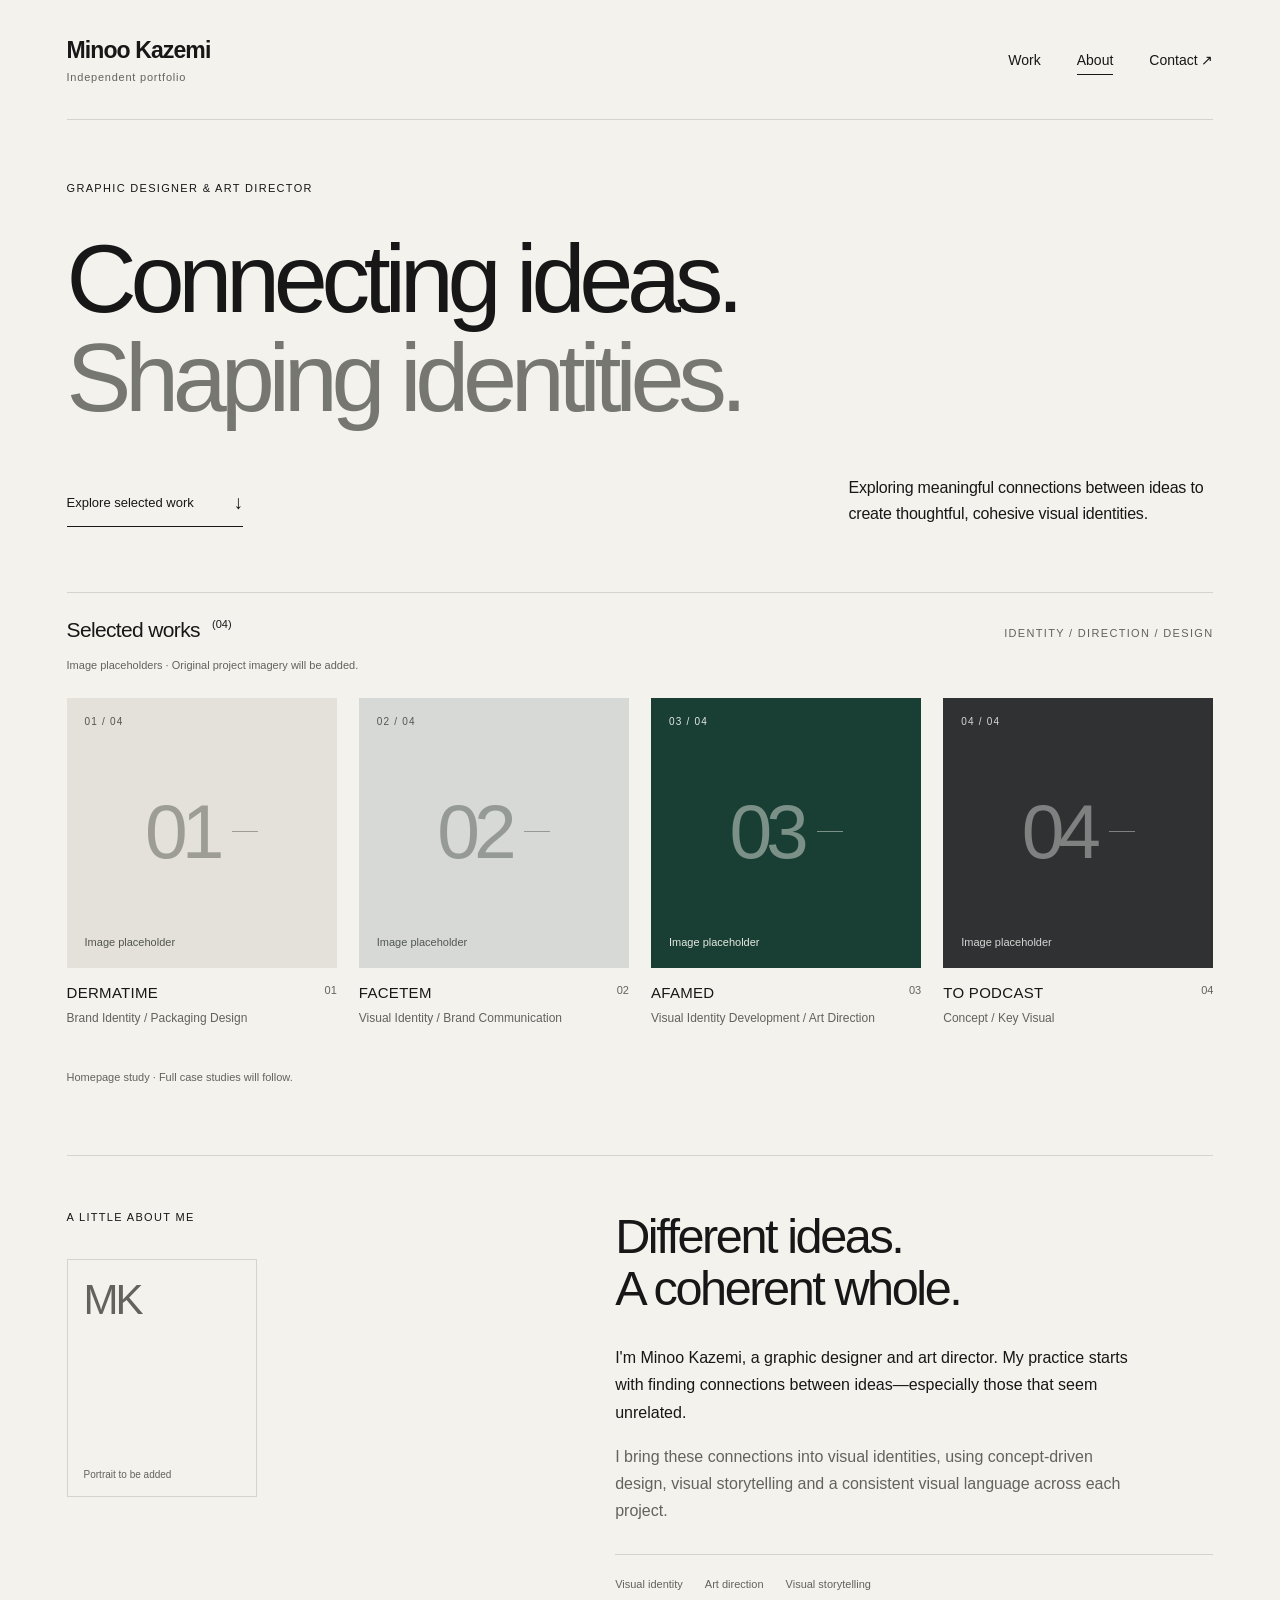
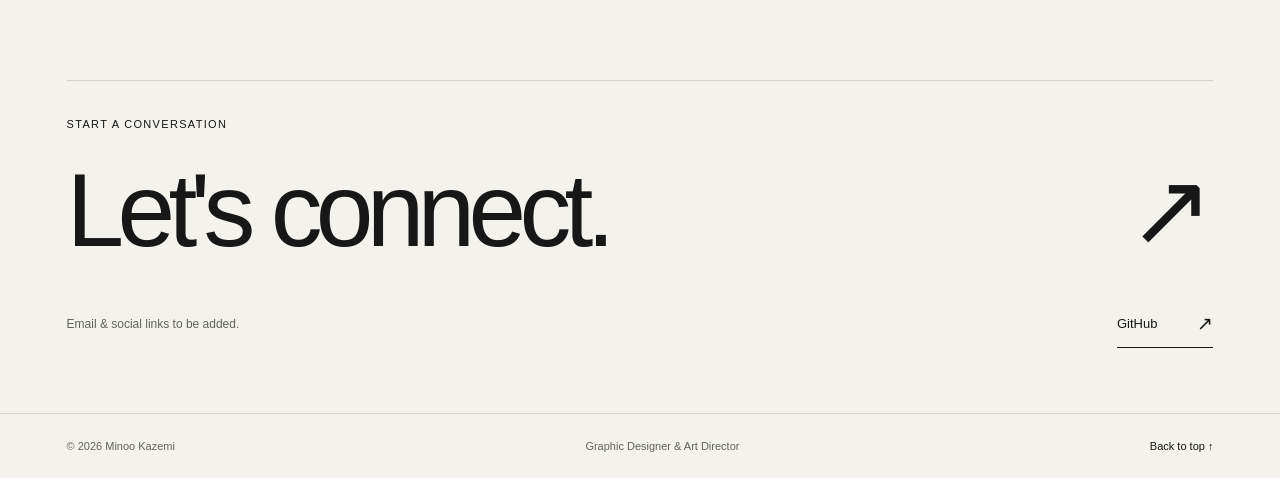
<file: index.html>
<!doctype html>
<html lang="en">
<head>
  <meta charset="utf-8">
  <meta name="viewport" content="width=device-width, initial-scale=1">
  <meta name="description" content="Minoo Kazemi — Graphic Designer & Art Director. Exploring meaningful connections between ideas through visual identity and art direction.">
  <meta name="theme-color" content="#F3F2ED">
  <title>Minoo Kazemi — Graphic Designer & Art Director</title>
  <link rel="stylesheet" href="./assets/css/styles.css">
  <script src="./assets/js/main.js" defer></script>
</head>
<body id="top">
  <a class="skip-link" href="#main">Skip to content</a>
  <header class="site-header wrap">
    <a class="wordmark" href="#top" aria-label="Minoo Kazemi, back to top">Minoo Kazemi<span>Independent portfolio</span></a>
    <nav aria-label="Main navigation"><a href="#work">Work</a><a href="#about">About</a><a href="#contact">Contact <span aria-hidden="true">↗</span></a></nav>
  </header>
  <main id="main" class="wrap">
    <section class="hero" aria-labelledby="hero-title">
      <p class="eyebrow">Graphic Designer &amp; Art Director</p>
      <h1 id="hero-title">Connecting ideas.<br><span>Shaping identities.</span></h1>
      <div class="hero-bottom"><a class="text-link" href="#work">Explore selected work <span aria-hidden="true">↓</span></a><p>Exploring meaningful connections between ideas to create thoughtful, cohesive visual identities.</p></div>
    </section>
    <section id="work" class="work" aria-labelledby="work-title">
      <div class="section-heading"><h2 id="work-title">Selected works <sup>(04)</sup></h2><span class="eyebrow">Identity / Direction / Design</span></div>
      <p class="prototype-note">Image placeholders · Original project imagery will be added.</p>
      <div class="project-grid">
        <article class="project">
          <figure class="project-image dermatime" aria-label="DERMATIME image placeholder; original project imagery pending"><span class="image-index" aria-hidden="true">01 / 04</span><div class="placeholder-mark" aria-hidden="true"><span>01</span><i></i></div><figcaption>Image placeholder</figcaption></figure>
          <div class="project-label"><div><h3>DERMATIME</h3><p>Brand Identity / Packaging Design</p></div><span class="project-number" aria-hidden="true">01</span></div>
        </article>
        <article class="project">
          <figure class="project-image facetem" aria-label="FACETEM image placeholder; original project imagery pending"><span class="image-index" aria-hidden="true">02 / 04</span><div class="placeholder-mark" aria-hidden="true"><span>02</span><i></i></div><figcaption>Image placeholder</figcaption></figure>
          <div class="project-label"><div><h3>FACETEM</h3><p>Visual Identity / Brand Communication</p></div><span class="project-number" aria-hidden="true">02</span></div>
        </article>
        <article class="project">
          <figure class="project-image afamed" aria-label="AFAMED image placeholder; original project imagery pending"><span class="image-index" aria-hidden="true">03 / 04</span><div class="placeholder-mark" aria-hidden="true"><span>03</span><i></i></div><figcaption>Image placeholder</figcaption></figure>
          <div class="project-label"><div><h3>AFAMED</h3><p>Visual Identity Development / Art Direction</p></div><span class="project-number" aria-hidden="true">03</span></div>
        </article>
        <article class="project">
          <figure class="project-image podcast" aria-label="TO PODCAST image placeholder; original project imagery pending"><span class="image-index" aria-hidden="true">04 / 04</span><div class="placeholder-mark" aria-hidden="true"><span>04</span><i></i></div><figcaption>Image placeholder</figcaption></figure>
          <div class="project-label"><div><h3>TO PODCAST</h3><p>Concept / Key Visual</p></div><span class="project-number" aria-hidden="true">04</span></div>
        </article>
      </div>
      <p class="prototype-note case-note">Homepage study · Full case studies will follow.</p>
    </section>
    <section id="about" class="about" aria-labelledby="about-title">
      <div class="about-aside"><p class="eyebrow">A little about me</p><figure class="portrait-placeholder"><span aria-hidden="true">MK</span><figcaption>Portrait to be added</figcaption></figure></div>
      <div class="about-copy"><h2 id="about-title">Different ideas.<br>A coherent whole.</h2><p>I'm Minoo Kazemi, a graphic designer and art director. My practice starts with finding connections between ideas—especially those that seem unrelated.</p><p>I bring these connections into visual identities, using concept-driven design, visual storytelling and a consistent visual language across each project.</p><ul class="expertise" aria-label="Areas of practice"><li>Visual identity</li><li>Art direction</li><li>Visual storytelling</li></ul></div>
    </section>
    <section id="contact" class="contact" aria-labelledby="contact-title"><p class="eyebrow">Start a conversation</p><div class="contact-row"><h2 id="contact-title">Let's connect.</h2><span class="contact-arrow" aria-hidden="true">↗</span></div><div class="contact-details"><p>Email &amp; social links to be added.</p><a class="text-link" href="https://github.com/MinooKazemi" target="_blank" rel="noopener noreferrer" aria-label="Minoo Kazemi on GitHub, opens in a new tab">GitHub <span aria-hidden="true">↗</span></a></div></section>
  </main>
  <footer class="site-footer wrap"><span>© <span id="year">2026</span> Minoo Kazemi</span><span>Graphic Designer &amp; Art Director</span><a href="#top">Back to top ↑</a></footer>
</body>
</html>
</file>
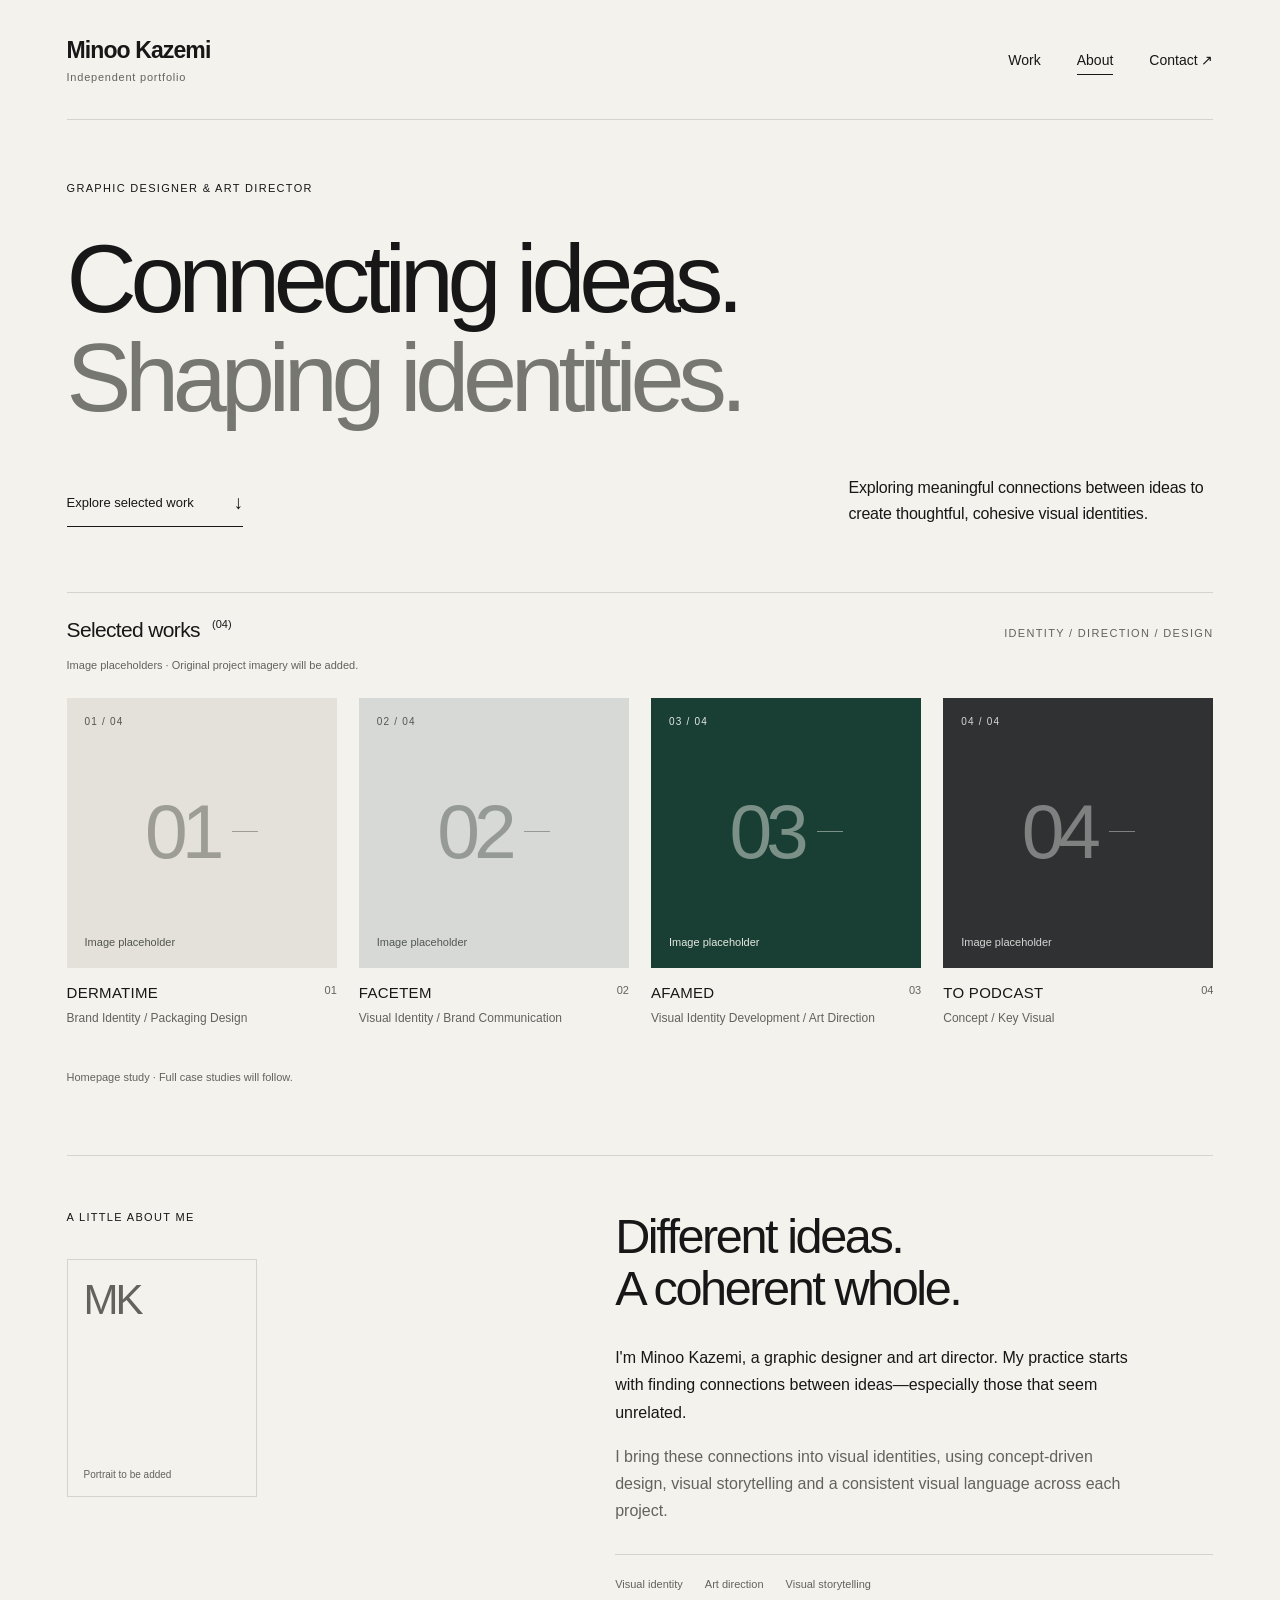
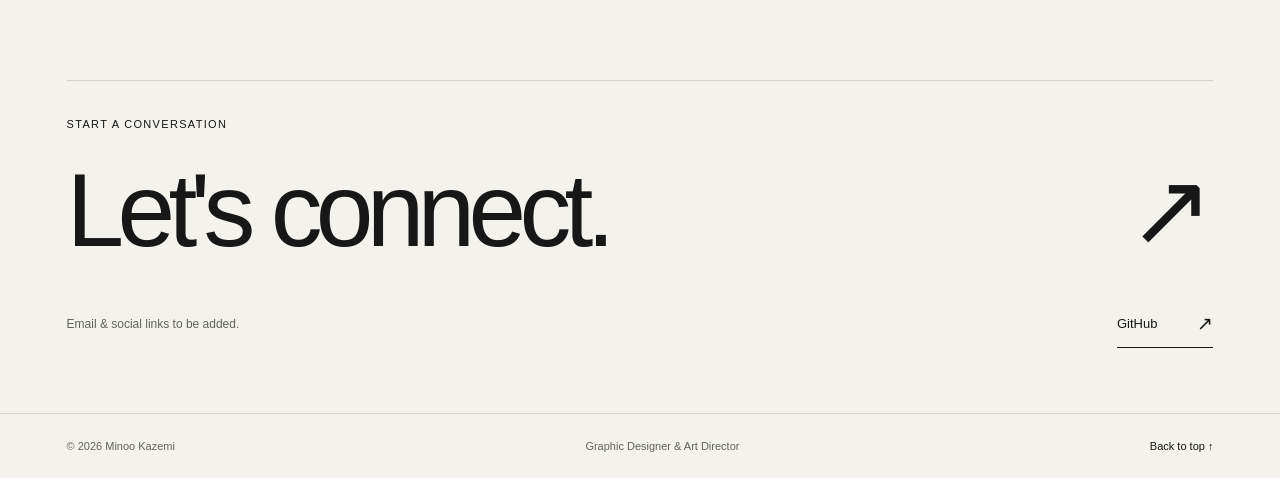
<file: preview.html>
<!doctype html>
<html lang="en">
<head>
  <meta charset="utf-8">
  <meta name="viewport" content="width=device-width, initial-scale=1">
  <meta name="description" content="Minoo Kazemi — Graphic Designer & Art Director. Exploring meaningful connections between ideas through visual identity and art direction.">
  <meta name="theme-color" content="#F3F2ED">
  <title>Minoo Kazemi — Graphic Designer & Art Director</title>
  <style>
/* Phase 1. No build tools or external font requests required. */
:root{--paper:#f3f2ed;--ink:#171717;--muted:#777771;--readable-muted:#63635e;--rule:#d5d3cd;--white:#fff;--gutter:clamp(22px,5.2vw,88px)}
*{box-sizing:border-box}
html{scroll-behavior:smooth;scroll-padding-top:32px}
body{margin:0;background:var(--paper);color:var(--ink);font-family:Arial,Helvetica,sans-serif;-webkit-font-smoothing:antialiased}
a{color:inherit;text-decoration:none}
a:focus-visible{outline:2px solid currentColor;outline-offset:6px}
::selection{background:#171717;color:#f3f2ed}
.wrap{max-width:1600px;margin-inline:auto;padding-inline:var(--gutter)}
.skip-link{position:fixed;top:12px;left:12px;z-index:10;padding:14px;background:var(--ink);color:var(--white);transform:translateY(-160%)}
.skip-link:focus{transform:translateY(0)}
.site-header{display:flex;align-items:center;justify-content:space-between;gap:24px;min-height:119px}
.wordmark{font-size:23px;font-weight:600;letter-spacing:-.9px}
.wordmark span{display:block;margin-top:7px;font-size:11px;letter-spacing:.07em;font-weight:400;color:var(--readable-muted)}
nav{display:flex;gap:36px;font-size:14px}
nav a{padding-block:12px;position:relative}
nav a::after{content:"";position:absolute;bottom:5px;left:0;right:0;height:1px;background:currentColor;transform:scaleX(0);transform-origin:left;transition:transform .2s}
nav a:hover::after,nav a[aria-current]::after{transform:scaleX(1)}
.eyebrow{font-size:11px;font-weight:400;letter-spacing:.12em;text-transform:uppercase}
.hero{border-top:1px solid var(--rule);padding-top:62px;padding-bottom:65px}
.hero>.eyebrow{margin:0 0 35px}
h1{font-size:clamp(48px,7.6vw,116px);line-height:1.02;letter-spacing:-.065em;font-weight:400;margin:0}
h1 span{color:var(--muted)}
.hero-bottom{display:grid;grid-template-columns:1fr 1fr;align-items:end;gap:40px;margin-top:48px}
.hero-bottom p{max-width:365px;justify-self:end;margin:0;font-size:16px;line-height:1.6;letter-spacing:-.2px}
.text-link{display:inline-flex;align-items:center;justify-content:space-between;gap:40px;width:fit-content;font-size:13px;padding-block:12px;border-bottom:1px solid var(--ink)}
.text-link span{font-size:19px;transition:transform .2s}
.text-link:hover span{transform:translateY(3px)}
.section-heading{border-top:1px solid var(--rule);display:flex;justify-content:space-between;align-items:baseline;gap:20px;padding-top:25px}
.section-heading h2{font-size:21px;letter-spacing:-.65px;font-weight:400;margin:0}
.section-heading sup{font-size:11px;margin-left:7px;vertical-align:top;letter-spacing:0}
.section-heading>.eyebrow{color:var(--readable-muted)}
.prototype-note{font-size:11px;color:var(--readable-muted);line-height:1.5;margin:15px 0 25px}



.dermatime{background:#e3e1d9;color:#53544e}
.facetem{background:#d7d9d7;color:#505753}
.afamed{background:#193e34;color:#e5e9e1}
.podcast{background:#303133;color:#d6d6d4}
.image-index{font-size:10px;letter-spacing:.12em}



figcaption{display:flex;justify-content:space-between;gap:12px;font-size:10px;letter-spacing:.09em}
figcaption span{letter-spacing:0}




.case-note{margin:40px 0 70px}
.about{display:grid;grid-template-columns:1fr 1.25fr;gap:70px;border-top:1px solid var(--rule);padding-block:55px 90px}
.about-aside>.eyebrow{margin:0}
.portrait-placeholder{margin:36px 0 0;width:190px;aspect-ratio:4/5;border:1px solid var(--rule);display:flex;flex-direction:column;justify-content:space-between;padding:16px;color:var(--readable-muted)}
.portrait-placeholder>span{font-size:42px;letter-spacing:-3px;font-weight:400}
.portrait-placeholder figcaption{font-size:10px;letter-spacing:0}
.about-copy h2{font-size:clamp(33px,3.8vw,56px);font-weight:400;line-height:1.06;letter-spacing:-.05em;margin:0 0 30px}
.about-copy p{font-size:16px;line-height:1.7;max-width:530px;margin:0 0 17px}
.about-copy p+p{color:var(--readable-muted)}
.expertise{display:flex;flex-wrap:wrap;gap:10px 22px;list-style:none;padding:23px 0 0;margin:30px 0 0;border-top:1px solid var(--rule);font-size:11px;color:var(--readable-muted)}
.contact{border-top:1px solid var(--rule);padding-block:37px 65px}
.contact>.eyebrow{margin:0 0 26px}
.contact-row{display:flex;align-items:center;justify-content:space-between;gap:20px}
.contact h2{font-size:clamp(52px,8.1vw,120px);letter-spacing:-.065em;line-height:1.05;font-weight:400;margin:0}
.contact-arrow{font-size:clamp(50px,8vw,110px);line-height:1}
.contact-details{display:flex;align-items:center;justify-content:space-between;gap:24px;margin-top:35px}
.contact-details p{font-size:12px;color:var(--readable-muted)}
.site-footer{display:flex;justify-content:space-between;gap:22px;padding-block:26px;border-top:1px solid var(--rule);font-size:11px;color:var(--readable-muted)}
.site-footer a{color:var(--ink)}
@media(min-width:1600px){h1{font-size:116px}}
@media(max-width:760px){.site-header{min-height:103px}.wordmark{font-size:20px}nav{gap:20px;font-size:12px}.hero{padding-top:43px;padding-bottom:44px}.hero>.eyebrow{font-size:10px;margin-bottom:28px}.hero-bottom{margin-top:30px;gap:25px;grid-template-columns:1fr}.hero-bottom p{justify-self:start;max-width:340px;font-size:15px;grid-row:1}.section-heading>.eyebrow{display:none}figcaption{flex-direction:column;font-size:9px;gap:5px}.about{gap:32px;grid-template-columns:1fr 1.5fr}.portrait-placeholder{width:140px}.about-copy p{font-size:14px}.site-footer>span:nth-child(2){display:none}}
@media(max-width:480px){.site-header{gap:14px;min-height:100px}.wordmark{font-size:18px}.wordmark span{font-size:9px}nav{gap:16px;font-size:12px}nav a span{display:none}h1{font-size:clamp(36px,9.7vw,47px)}figcaption{flex-direction:row;font-size:10px}.case-note{margin-bottom:50px}.about{grid-template-columns:1fr;padding-block:36px 55px;gap:30px}.about-aside{display:flex;justify-content:space-between;gap:15px;align-items:start}.portrait-placeholder{margin:0;width:94px;padding:10px}.portrait-placeholder>span{font-size:27px}.portrait-placeholder figcaption{font-size:9px;line-height:1.4}.about-copy h2{font-size:40px}.about-copy p{font-size:15px}.contact-details{align-items:flex-start;flex-direction:column;gap:8px}.contact{padding-bottom:40px}.site-footer{font-size:10px}}
@media(prefers-reduced-motion:reduce){html{scroll-behavior:auto}*,*::before,*::after{transition:none!important;animation:none!important}}

/* Compact work index: four across on desktop, two on smaller screens. */
.project-grid{display:grid;grid-template-columns:repeat(4,minmax(0,1fr));gap:34px 22px;align-items:start}
.project{min-width:0}
.project-image{margin:0;position:relative;aspect-ratio:1;display:flex;flex-direction:column;justify-content:space-between;padding:18px;overflow:hidden}
.placeholder-mark{display:flex;align-items:center;justify-content:center;gap:14px;flex:1;opacity:.48}
.placeholder-mark span{font-weight:400;font-size:clamp(60px,6vw,94px);letter-spacing:-.08em}
.placeholder-mark i{width:26px;height:1px;background:currentColor}
.project-image figcaption{display:block;font-size:11px;letter-spacing:0;line-height:1.4}
.project-label{display:flex;justify-content:space-between;gap:8px;padding-top:16px}
.project-label h3{font-size:15px;font-weight:500;letter-spacing:.02em;margin:0 0 8px}
.project-label p{font-size:12px;line-height:1.6;color:var(--readable-muted);margin:0;overflow-wrap:break-word}
.project-number{font-size:11px;color:var(--readable-muted)}
@media(max-width:1000px){.project-grid{grid-template-columns:repeat(2,minmax(0,1fr));gap:30px 22px}.placeholder-mark span{font-size:clamp(60px,10vw,94px)}}
@media(max-width:480px){.project-grid{gap:26px 14px}.project-image{padding:12px}.placeholder-mark{gap:10px}.placeholder-mark span{font-size:54px}.placeholder-mark i{width:18px}.project-label{padding-top:13px}.project-label h3{font-size:14px;letter-spacing:0}.project-label p{font-size:12px}.project-number{display:none}.image-index{font-size:10px}}
@media(max-width:300px){.project-grid{grid-template-columns:1fr}}
</style>
  
</head>
<body id="top">
  <a class="skip-link" href="#main">Skip to content</a>
  <header class="site-header wrap">
    <a class="wordmark" href="#top" aria-label="Minoo Kazemi, back to top">Minoo Kazemi<span>Independent portfolio</span></a>
    <nav aria-label="Main navigation"><a href="#work">Work</a><a href="#about">About</a><a href="#contact">Contact <span aria-hidden="true">↗</span></a></nav>
  </header>
  <main id="main" class="wrap">
    <section class="hero" aria-labelledby="hero-title">
      <p class="eyebrow">Graphic Designer &amp; Art Director</p>
      <h1 id="hero-title">Connecting ideas.<br><span>Shaping identities.</span></h1>
      <div class="hero-bottom"><a class="text-link" href="#work">Explore selected work <span aria-hidden="true">↓</span></a><p>Exploring meaningful connections between ideas to create thoughtful, cohesive visual identities.</p></div>
    </section>
    <section id="work" class="work" aria-labelledby="work-title">
      <div class="section-heading"><h2 id="work-title">Selected works <sup>(04)</sup></h2><span class="eyebrow">Identity / Direction / Design</span></div>
      <p class="prototype-note">Image placeholders · Original project imagery will be added.</p>
      <div class="project-grid">
        <article class="project">
          <figure class="project-image dermatime" aria-label="DERMATIME image placeholder; original project imagery pending"><span class="image-index" aria-hidden="true">01 / 04</span><div class="placeholder-mark" aria-hidden="true"><span>01</span><i></i></div><figcaption>Image placeholder</figcaption></figure>
          <div class="project-label"><div><h3>DERMATIME</h3><p>Brand Identity / Packaging Design</p></div><span class="project-number" aria-hidden="true">01</span></div>
        </article>
        <article class="project">
          <figure class="project-image facetem" aria-label="FACETEM image placeholder; original project imagery pending"><span class="image-index" aria-hidden="true">02 / 04</span><div class="placeholder-mark" aria-hidden="true"><span>02</span><i></i></div><figcaption>Image placeholder</figcaption></figure>
          <div class="project-label"><div><h3>FACETEM</h3><p>Visual Identity / Brand Communication</p></div><span class="project-number" aria-hidden="true">02</span></div>
        </article>
        <article class="project">
          <figure class="project-image afamed" aria-label="AFAMED image placeholder; original project imagery pending"><span class="image-index" aria-hidden="true">03 / 04</span><div class="placeholder-mark" aria-hidden="true"><span>03</span><i></i></div><figcaption>Image placeholder</figcaption></figure>
          <div class="project-label"><div><h3>AFAMED</h3><p>Visual Identity Development / Art Direction</p></div><span class="project-number" aria-hidden="true">03</span></div>
        </article>
        <article class="project">
          <figure class="project-image podcast" aria-label="TO PODCAST image placeholder; original project imagery pending"><span class="image-index" aria-hidden="true">04 / 04</span><div class="placeholder-mark" aria-hidden="true"><span>04</span><i></i></div><figcaption>Image placeholder</figcaption></figure>
          <div class="project-label"><div><h3>TO PODCAST</h3><p>Concept / Key Visual</p></div><span class="project-number" aria-hidden="true">04</span></div>
        </article>
      </div>
      <p class="prototype-note case-note">Homepage study · Full case studies will follow.</p>
    </section>
    <section id="about" class="about" aria-labelledby="about-title">
      <div class="about-aside"><p class="eyebrow">A little about me</p><figure class="portrait-placeholder"><span aria-hidden="true">MK</span><figcaption>Portrait to be added</figcaption></figure></div>
      <div class="about-copy"><h2 id="about-title">Different ideas.<br>A coherent whole.</h2><p>I'm Minoo Kazemi, a graphic designer and art director. My practice starts with finding connections between ideas—especially those that seem unrelated.</p><p>I bring these connections into visual identities, using concept-driven design, visual storytelling and a consistent visual language across each project.</p><ul class="expertise" aria-label="Areas of practice"><li>Visual identity</li><li>Art direction</li><li>Visual storytelling</li></ul></div>
    </section>
    <section id="contact" class="contact" aria-labelledby="contact-title"><p class="eyebrow">Start a conversation</p><div class="contact-row"><h2 id="contact-title">Let's connect.</h2><span class="contact-arrow" aria-hidden="true">↗</span></div><div class="contact-details"><p>Email &amp; social links to be added.</p><a class="text-link" href="https://github.com/MinooKazemi" target="_blank" rel="noopener noreferrer" aria-label="Minoo Kazemi on GitHub, opens in a new tab">GitHub <span aria-hidden="true">↗</span></a></div></section>
  </main>
  <footer class="site-footer wrap"><span>© <span id="year">2026</span> Minoo Kazemi</span><span>Graphic Designer &amp; Art Director</span><a href="#top">Back to top ↑</a></footer>
<script>
"use strict";
// Navigation and content remain usable without JavaScript.
const year = document.getElementById("year");
if (year) year.textContent = String(new Date().getFullYear());
const navigationLinks = [...document.querySelectorAll('nav a[href^="#"]')];
if ("IntersectionObserver" in window) {
  const observer = new IntersectionObserver((entries) => {
    for (const entry of entries) {
      if (!entry.isIntersecting) continue;
      navigationLinks.forEach((link) => {
        if (link.hash === "#" + entry.target.id) link.setAttribute("aria-current", "location");
        else link.removeAttribute("aria-current");
      });
    }
  }, { rootMargin: "-10% 0px -55% 0px", threshold: 0 });
  document.querySelectorAll("#work, #about, #contact").forEach((section) => observer.observe(section));
}
</script>
</body>
</html>
</file>
<file: assets/css/styles.css>
/* Phase 1. No build tools or external font requests required. */
:root{--paper:#f3f2ed;--ink:#171717;--muted:#777771;--readable-muted:#63635e;--rule:#d5d3cd;--white:#fff;--gutter:clamp(22px,5.2vw,88px)}
*{box-sizing:border-box}
html{scroll-behavior:smooth;scroll-padding-top:32px}
body{margin:0;background:var(--paper);color:var(--ink);font-family:Arial,Helvetica,sans-serif;-webkit-font-smoothing:antialiased}
a{color:inherit;text-decoration:none}
a:focus-visible{outline:2px solid currentColor;outline-offset:6px}
::selection{background:#171717;color:#f3f2ed}
.wrap{max-width:1600px;margin-inline:auto;padding-inline:var(--gutter)}
.skip-link{position:fixed;top:12px;left:12px;z-index:10;padding:14px;background:var(--ink);color:var(--white);transform:translateY(-160%)}
.skip-link:focus{transform:translateY(0)}
.site-header{display:flex;align-items:center;justify-content:space-between;gap:24px;min-height:119px}
.wordmark{font-size:23px;font-weight:600;letter-spacing:-.9px}
.wordmark span{display:block;margin-top:7px;font-size:11px;letter-spacing:.07em;font-weight:400;color:var(--readable-muted)}
nav{display:flex;gap:36px;font-size:14px}
nav a{padding-block:12px;position:relative}
nav a::after{content:"";position:absolute;bottom:5px;left:0;right:0;height:1px;background:currentColor;transform:scaleX(0);transform-origin:left;transition:transform .2s}
nav a:hover::after,nav a[aria-current]::after{transform:scaleX(1)}
.eyebrow{font-size:11px;font-weight:400;letter-spacing:.12em;text-transform:uppercase}
.hero{border-top:1px solid var(--rule);padding-top:62px;padding-bottom:65px}
.hero>.eyebrow{margin:0 0 35px}
h1{font-size:clamp(48px,7.6vw,116px);line-height:1.02;letter-spacing:-.065em;font-weight:400;margin:0}
h1 span{color:var(--muted)}
.hero-bottom{display:grid;grid-template-columns:1fr 1fr;align-items:end;gap:40px;margin-top:48px}
.hero-bottom p{max-width:365px;justify-self:end;margin:0;font-size:16px;line-height:1.6;letter-spacing:-.2px}
.text-link{display:inline-flex;align-items:center;justify-content:space-between;gap:40px;width:fit-content;font-size:13px;padding-block:12px;border-bottom:1px solid var(--ink)}
.text-link span{font-size:19px;transition:transform .2s}
.text-link:hover span{transform:translateY(3px)}
.section-heading{border-top:1px solid var(--rule);display:flex;justify-content:space-between;align-items:baseline;gap:20px;padding-top:25px}
.section-heading h2{font-size:21px;letter-spacing:-.65px;font-weight:400;margin:0}
.section-heading sup{font-size:11px;margin-left:7px;vertical-align:top;letter-spacing:0}
.section-heading>.eyebrow{color:var(--readable-muted)}
.prototype-note{font-size:11px;color:var(--readable-muted);line-height:1.5;margin:15px 0 25px}



.dermatime{background:#e3e1d9;color:#53544e}
.facetem{background:#d7d9d7;color:#505753}
.afamed{background:#193e34;color:#e5e9e1}
.podcast{background:#303133;color:#d6d6d4}
.image-index{font-size:10px;letter-spacing:.12em}



figcaption{display:flex;justify-content:space-between;gap:12px;font-size:10px;letter-spacing:.09em}
figcaption span{letter-spacing:0}




.case-note{margin:40px 0 70px}
.about{display:grid;grid-template-columns:1fr 1.25fr;gap:70px;border-top:1px solid var(--rule);padding-block:55px 90px}
.about-aside>.eyebrow{margin:0}
.portrait-placeholder{margin:36px 0 0;width:190px;aspect-ratio:4/5;border:1px solid var(--rule);display:flex;flex-direction:column;justify-content:space-between;padding:16px;color:var(--readable-muted)}
.portrait-placeholder>span{font-size:42px;letter-spacing:-3px;font-weight:400}
.portrait-placeholder figcaption{font-size:10px;letter-spacing:0}
.about-copy h2{font-size:clamp(33px,3.8vw,56px);font-weight:400;line-height:1.06;letter-spacing:-.05em;margin:0 0 30px}
.about-copy p{font-size:16px;line-height:1.7;max-width:530px;margin:0 0 17px}
.about-copy p+p{color:var(--readable-muted)}
.expertise{display:flex;flex-wrap:wrap;gap:10px 22px;list-style:none;padding:23px 0 0;margin:30px 0 0;border-top:1px solid var(--rule);font-size:11px;color:var(--readable-muted)}
.contact{border-top:1px solid var(--rule);padding-block:37px 65px}
.contact>.eyebrow{margin:0 0 26px}
.contact-row{display:flex;align-items:center;justify-content:space-between;gap:20px}
.contact h2{font-size:clamp(52px,8.1vw,120px);letter-spacing:-.065em;line-height:1.05;font-weight:400;margin:0}
.contact-arrow{font-size:clamp(50px,8vw,110px);line-height:1}
.contact-details{display:flex;align-items:center;justify-content:space-between;gap:24px;margin-top:35px}
.contact-details p{font-size:12px;color:var(--readable-muted)}
.site-footer{display:flex;justify-content:space-between;gap:22px;padding-block:26px;border-top:1px solid var(--rule);font-size:11px;color:var(--readable-muted)}
.site-footer a{color:var(--ink)}
@media(min-width:1600px){h1{font-size:116px}}
@media(max-width:760px){.site-header{min-height:103px}.wordmark{font-size:20px}nav{gap:20px;font-size:12px}.hero{padding-top:43px;padding-bottom:44px}.hero>.eyebrow{font-size:10px;margin-bottom:28px}.hero-bottom{margin-top:30px;gap:25px;grid-template-columns:1fr}.hero-bottom p{justify-self:start;max-width:340px;font-size:15px;grid-row:1}.section-heading>.eyebrow{display:none}figcaption{flex-direction:column;font-size:9px;gap:5px}.about{gap:32px;grid-template-columns:1fr 1.5fr}.portrait-placeholder{width:140px}.about-copy p{font-size:14px}.site-footer>span:nth-child(2){display:none}}
@media(max-width:480px){.site-header{gap:14px;min-height:100px}.wordmark{font-size:18px}.wordmark span{font-size:9px}nav{gap:16px;font-size:12px}nav a span{display:none}h1{font-size:clamp(36px,9.7vw,47px)}figcaption{flex-direction:row;font-size:10px}.case-note{margin-bottom:50px}.about{grid-template-columns:1fr;padding-block:36px 55px;gap:30px}.about-aside{display:flex;justify-content:space-between;gap:15px;align-items:start}.portrait-placeholder{margin:0;width:94px;padding:10px}.portrait-placeholder>span{font-size:27px}.portrait-placeholder figcaption{font-size:9px;line-height:1.4}.about-copy h2{font-size:40px}.about-copy p{font-size:15px}.contact-details{align-items:flex-start;flex-direction:column;gap:8px}.contact{padding-bottom:40px}.site-footer{font-size:10px}}
@media(prefers-reduced-motion:reduce){html{scroll-behavior:auto}*,*::before,*::after{transition:none!important;animation:none!important}}

/* Compact work index: four across on desktop, two on smaller screens. */
.project-grid{display:grid;grid-template-columns:repeat(4,minmax(0,1fr));gap:34px 22px;align-items:start}
.project{min-width:0}
.project-image{margin:0;position:relative;aspect-ratio:1;display:flex;flex-direction:column;justify-content:space-between;padding:18px;overflow:hidden}
.placeholder-mark{display:flex;align-items:center;justify-content:center;gap:14px;flex:1;opacity:.48}
.placeholder-mark span{font-weight:400;font-size:clamp(60px,6vw,94px);letter-spacing:-.08em}
.placeholder-mark i{width:26px;height:1px;background:currentColor}
.project-image figcaption{display:block;font-size:11px;letter-spacing:0;line-height:1.4}
.project-label{display:flex;justify-content:space-between;gap:8px;padding-top:16px}
.project-label h3{font-size:15px;font-weight:500;letter-spacing:.02em;margin:0 0 8px}
.project-label p{font-size:12px;line-height:1.6;color:var(--readable-muted);margin:0;overflow-wrap:break-word}
.project-number{font-size:11px;color:var(--readable-muted)}
@media(max-width:1000px){.project-grid{grid-template-columns:repeat(2,minmax(0,1fr));gap:30px 22px}.placeholder-mark span{font-size:clamp(60px,10vw,94px)}}
@media(max-width:480px){.project-grid{gap:26px 14px}.project-image{padding:12px}.placeholder-mark{gap:10px}.placeholder-mark span{font-size:54px}.placeholder-mark i{width:18px}.project-label{padding-top:13px}.project-label h3{font-size:14px;letter-spacing:0}.project-label p{font-size:12px}.project-number{display:none}.image-index{font-size:10px}}
@media(max-width:300px){.project-grid{grid-template-columns:1fr}}
</file>
